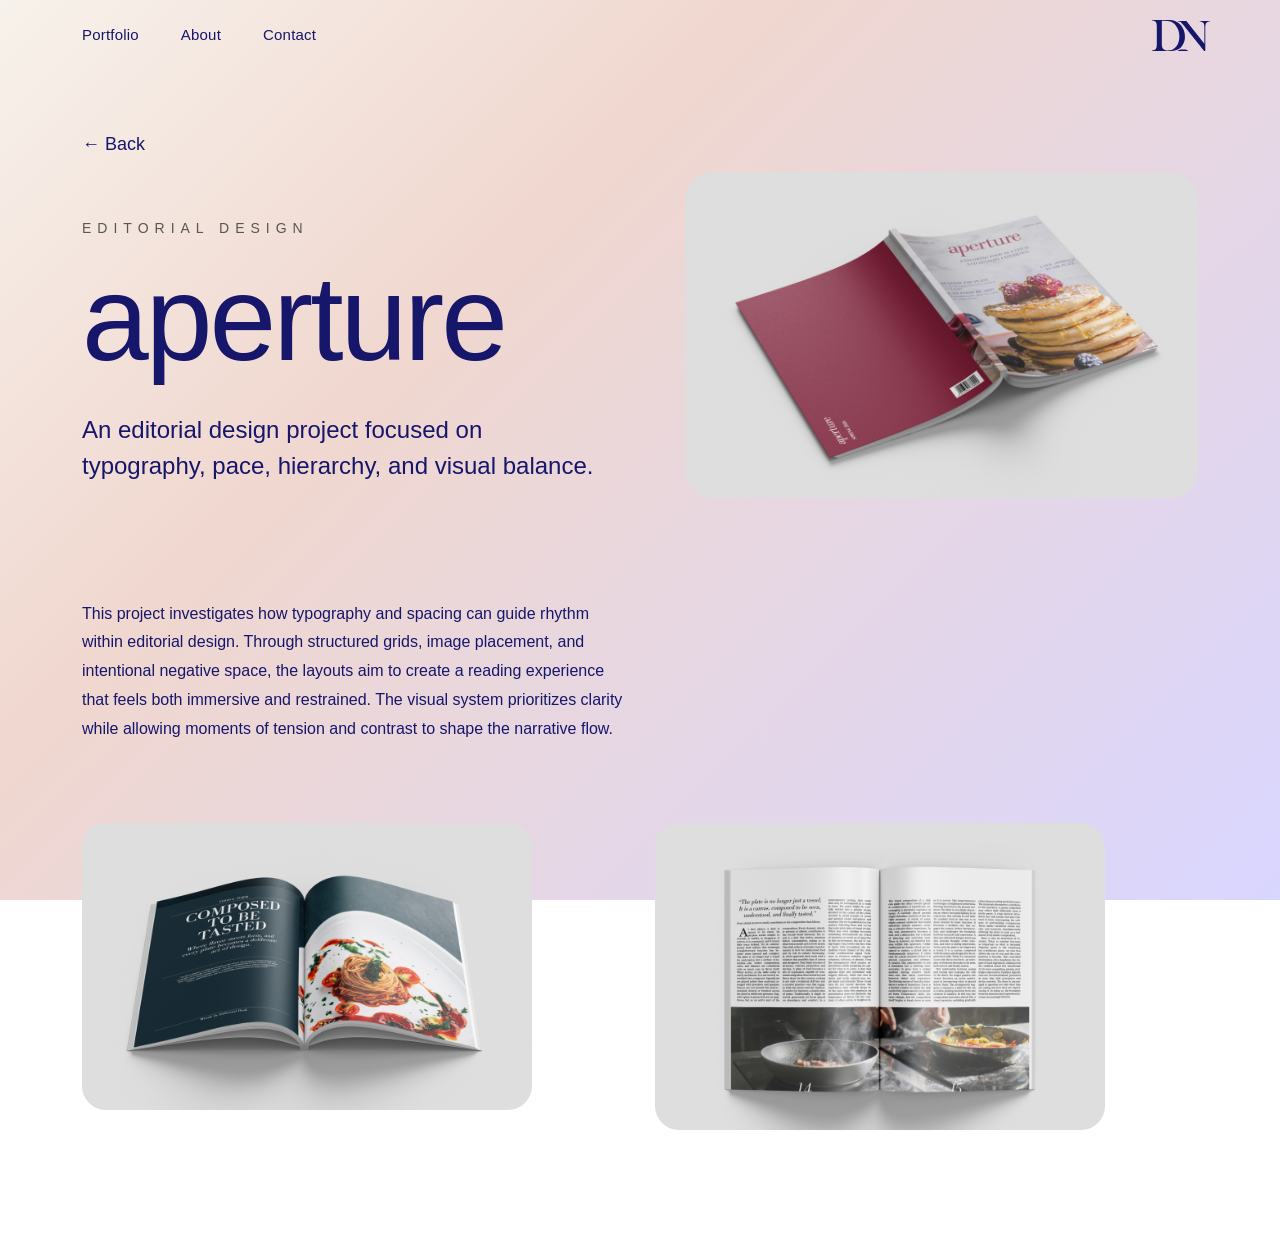
<file: editorial.html>
<!DOCTYPE html>
<html lang="en">

<head>

  <meta charset="UTF-8">
  <meta name="viewport"
        content="width=device-width, initial-scale=1.0">

  <title>Editorial — Darya Norouzi</title>

  <!-- Bootstrap -->

  <link href="https://cdn.jsdelivr.net/npm/bootstrap@5.3.0/dist/css/bootstrap.min.css"
        rel="stylesheet">

  <!-- Fonts -->

  <link href="https://api.fontshare.com/v2/css?f[]=satoshi@500&f[]=cabinet-grotesk@800&display=swap"
        rel="stylesheet">

  <!-- CSS -->

  <link rel="stylesheet"
        href="styles/main.css">

</head>

<body>

  <!-- NAVBAR -->

  <nav class="navbar py-4">

    <div class="container navbar-custom">

      <div class="nav-center">

        <div class="nav-links">

          <a href="index.html#portfolio">
            Portfolio
          </a>

          <a href="index.html#about">
            About
          </a>

          <a href="index.html#contact">
            Contact
          </a>

        </div>

      </div>

      <div class="nav-logo">

        <img src="images/logo.svg"
             class="logo"
             alt="logo">

      </div>

    </div>

  </nav>

  <!-- PROJECT -->

  <section class="project-page">

    <div class="container">

      <div class="project-top">

        <!-- LEFT -->

        <div class="project-left">

          <a href="index.html"
             class="back-button">

            ← Back

          </a>

          <p class="project-label">
            Editorial Design
          </p>

          <h1 class="project-title">
            aperture
          </h1>

          <p class="project-description">

            An editorial design project focused on typography,
pace, hierarchy, and visual balance.

          </p>

        </div>

        <!-- RIGHT -->

        <div class="project-right">

          <img src="images/edicover.png"
               class="project-main-image"
               alt="aperture Project">

        </div>

      </div>

      <!-- TEXT UNDER -->

      <div class="project-text-block">

        <p>
This project investigates how typography and spacing can guide rhythm within editorial design.
Through structured grids, image placement, and intentional negative space, the layouts aim to create
a reading experience that feels both immersive and restrained.

The visual system prioritizes clarity while allowing moments of tension and contrast to shape the narrative flow.

        </p>

      </div>
<div class="project-gallery">

  <img src="images/editorial.png"
       alt="aperture Detail">

  <img src="images/edii.png"
       alt="aperture Detail">

</div>
    </div>

  </section>

</body>

</html>
</file>
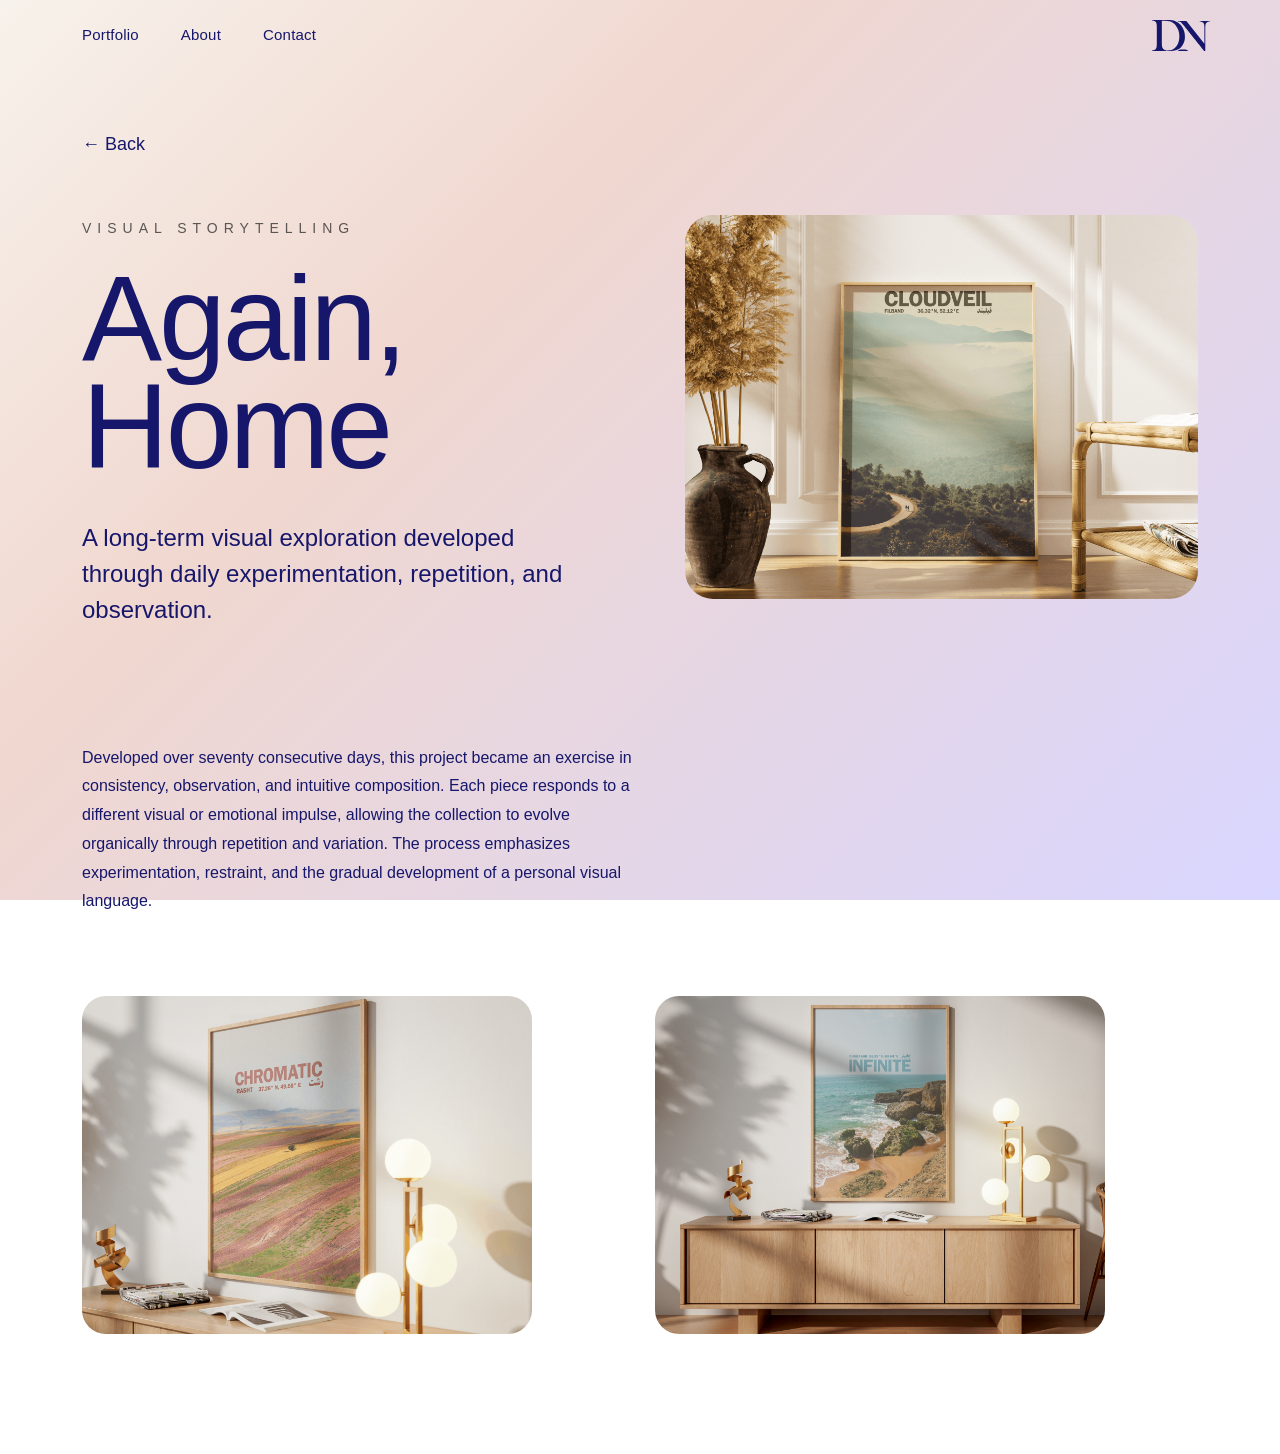
<file: iran70.html>
<!DOCTYPE html>
<html lang="en">

<head>

  <meta charset="UTF-8">
  <meta name="viewport"
        content="width=device-width, initial-scale=1.0">

  <title>Again, Home — Darya Norouzi</title>

  <!-- Bootstrap -->

  <link href="https://cdn.jsdelivr.net/npm/bootstrap@5.3.0/dist/css/bootstrap.min.css"
        rel="stylesheet">

  <!-- Fonts -->

  <link href="https://api.fontshare.com/v2/css?f[]=satoshi@500&f[]=cabinet-grotesk@800&display=swap"
        rel="stylesheet">

  <!-- CSS -->

  <link rel="stylesheet"
        href="styles/main.css">

</head>

<body>

  <!-- NAVBAR -->

  <nav class="navbar py-4">

    <div class="container navbar-custom">

      <div class="nav-center">

        <div class="nav-links">

          <a href="index.html#portfolio">
            Portfolio
          </a>

          <a href="index.html#about">
            About
          </a>

          <a href="index.html#contact">
            Contact
          </a>

        </div>

      </div>

      <div class="nav-logo">

        <img src="images/logo.svg"
             class="logo"
             alt="logo">

      </div>

    </div>

  </nav>

  <!-- PROJECT -->

  <section class="project-page">

    <div class="container">

      <div class="project-top">

        <!-- LEFT -->

        <div class="project-left">

          <a href="index.html"
             class="back-button">

            ← Back

          </a>

          <p class="project-label">
            Visual Storytelling
          </p>

          <h1 class="project-title">
            Again, Home
          </h1>

          <p class="project-description">

           A long-term visual exploration developed through
daily experimentation, repetition, and observation.


          </p>

        </div>

        <!-- RIGHT -->

        <div class="project-right">

          <img src="images/homeee.png"
               class="project-main-image"
               alt="Again, Home Project">

        </div>

      </div>

      <!-- TEXT UNDER -->

      <div class="project-text-block">

        <p>

          Developed over seventy consecutive days, this project became an exercise in consistency,
observation, and intuitive composition. Each piece responds to a different visual or emotional impulse,
allowing the collection to evolve organically through repetition and variation.

The process emphasizes experimentation, restraint, and the gradual development of a personal visual language.

        </p>

      </div>
<div class="project-gallery">

  <img src="images/home.png"
       alt="Again, Home Detail">

  <img src="images/home2.png"
       alt="Again, Home Detail">

</div>
    </div>

  </section>

</body>

</html>
</file>
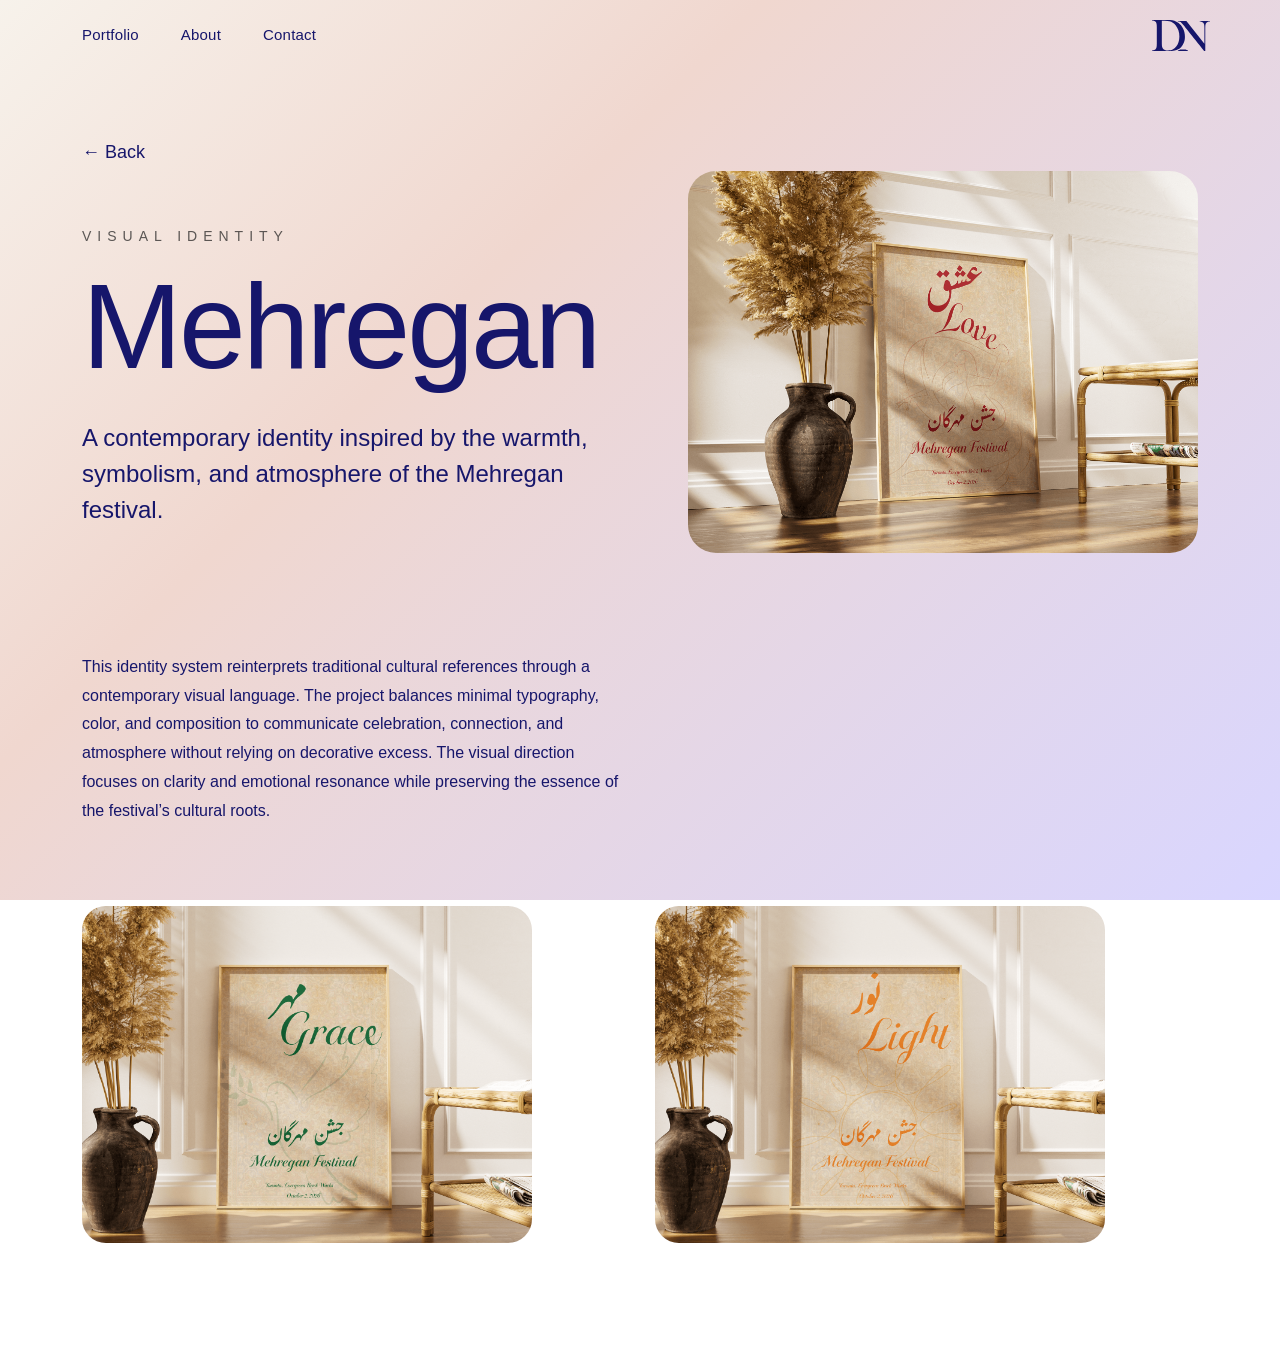
<file: mehregan.html>
<!DOCTYPE html>
<html lang="en">

<head>

  <meta charset="UTF-8">
  <meta name="viewport"
        content="width=device-width, initial-scale=1.0">

  <title>Mehregan — Darya Norouzi</title>

  <!-- Bootstrap -->

  <link href="https://cdn.jsdelivr.net/npm/bootstrap@5.3.0/dist/css/bootstrap.min.css"
        rel="stylesheet">

  <!-- Fonts -->

  <link href="https://api.fontshare.com/v2/css?f[]=satoshi@500&f[]=cabinet-grotesk@800&display=swap"
        rel="stylesheet">

  <!-- CSS -->

  <link rel="stylesheet"
        href="styles/main.css">

</head>

<body>

  <!-- NAVBAR -->

  <nav class="navbar py-4">

    <div class="container navbar-custom">

      <div class="nav-center">

        <div class="nav-links">

          <a href="index.html#portfolio">
            Portfolio
          </a>

          <a href="index.html#about">
            About
          </a>

          <a href="index.html#contact">
            Contact
          </a>

        </div>

      </div>

      <div class="nav-logo">

        <img src="images/logo.svg"
             class="logo"
             alt="logo">

      </div>

    </div>

  </nav>

  <!-- PROJECT -->

  <section class="project-page">

    <div class="container">

      <div class="project-top">

        <!-- LEFT -->

        <div class="project-left">

          <a href="index.html"
             class="back-button">

            ← Back

          </a>

          <p class="project-label">
            Visual Identity
          </p>

          <h1 class="project-title">
            Mehregan
          </h1>

          <p class="project-description">

            A contemporary identity inspired by the warmth,
symbolism, and atmosphere of the Mehregan festival.

          </p>

        </div>

        <!-- RIGHT -->

        <div class="project-right">

          <img src="images/mehregan.png"
               class="project-main-image"
               alt="Mehregan Project">

        </div>

      </div>

      <!-- TEXT UNDER -->

      <div class="project-text-block">

        <p>

         This identity system reinterprets traditional cultural references through a contemporary visual language.
The project balances minimal typography, color, and composition to communicate celebration, connection, and atmosphere without relying on decorative excess.
The visual direction focuses on clarity and emotional resonance while preserving the essence of the festival’s cultural roots.

        </p>

      </div>
<div class="project-gallery">

  <img src="images/grace.png"
       alt="Mehregan Detail">

  <img src="images/light.png"
       alt="Mehregan Detail">

</div>
    </div>

  </section>

</body>

</html>
</file>
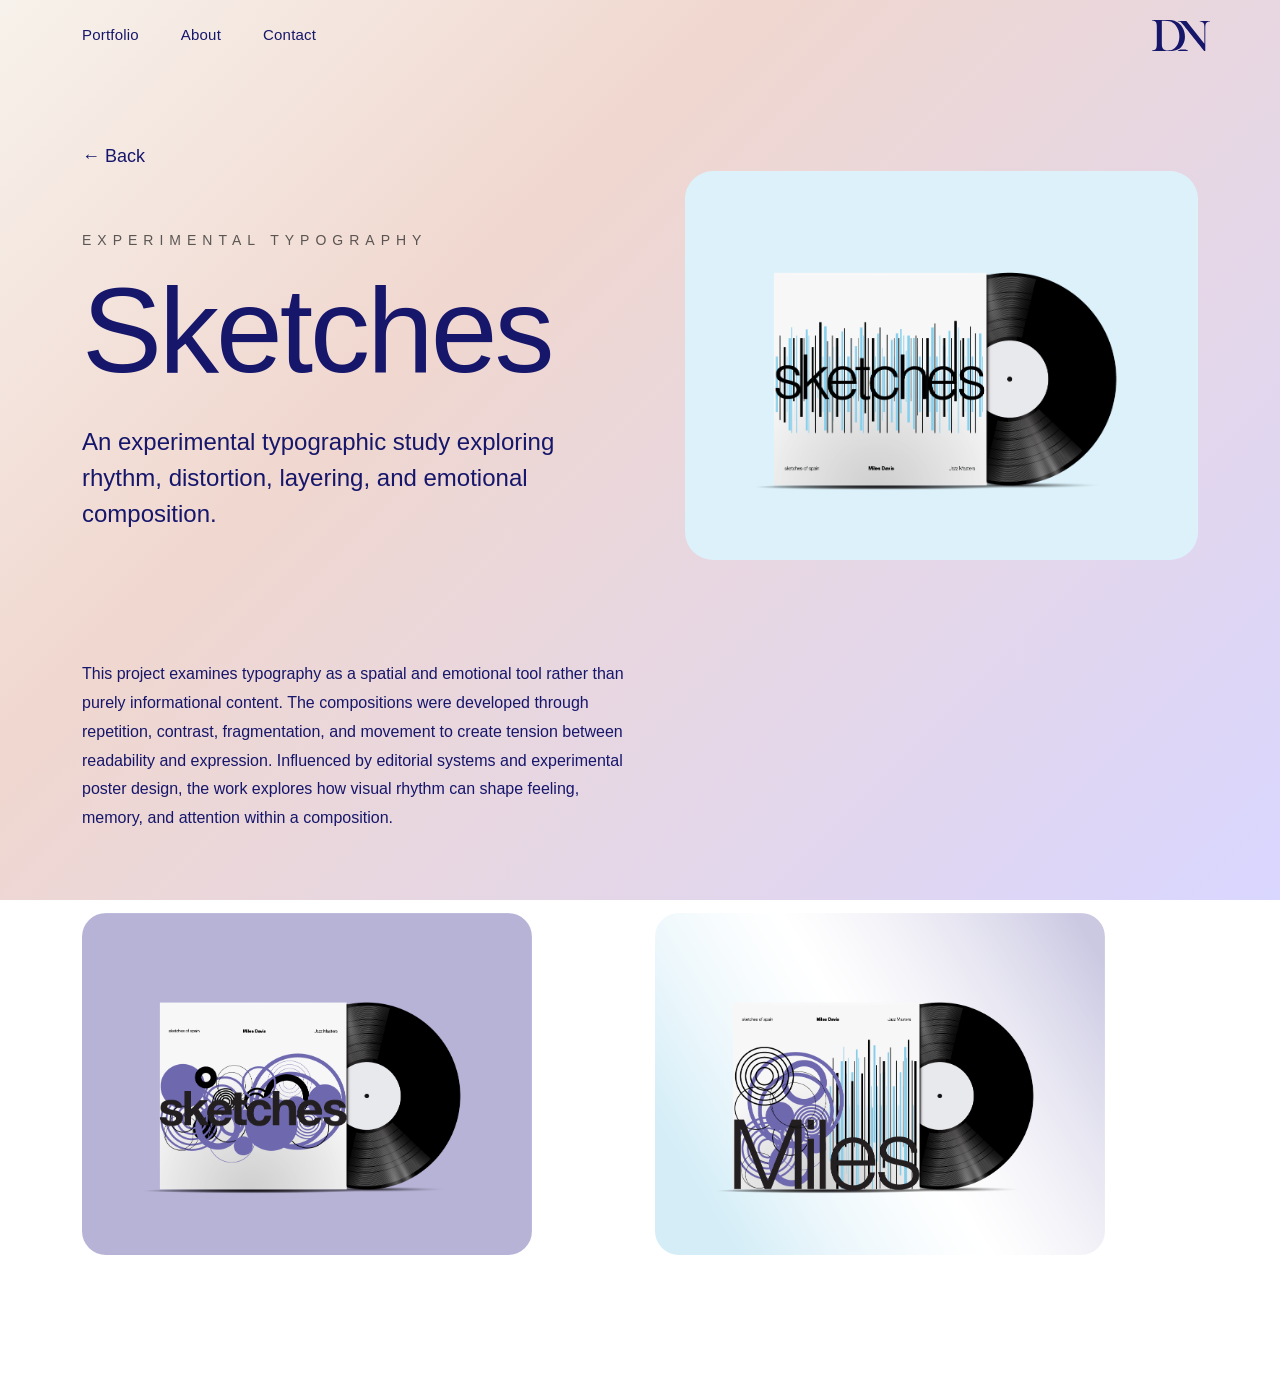
<file: xp.html>
<!DOCTYPE html>
<html lang="en">

<head>

  <meta charset="UTF-8">
  <meta name="viewport"
        content="width=device-width, initial-scale=1.0">

  <title>Sketches — Darya Norouzi</title>

  <!-- Bootstrap -->

  <link href="https://cdn.jsdelivr.net/npm/bootstrap@5.3.0/dist/css/bootstrap.min.css"
        rel="stylesheet">

  <!-- Fonts -->

  <link href="https://api.fontshare.com/v2/css?f[]=satoshi@500&f[]=cabinet-grotesk@800&display=swap"
        rel="stylesheet">

  <!-- CSS -->

  <link rel="stylesheet"
        href="styles/main.css">

</head>

<body>

  <!-- NAVBAR -->

  <nav class="navbar py-4">

    <div class="container navbar-custom">

      <div class="nav-center">

        <div class="nav-links">

          <a href="index.html#portfolio">
            Portfolio
          </a>

          <a href="index.html#about">
            About
          </a>

          <a href="index.html#contact">
            Contact
          </a>

        </div>

      </div>

      <div class="nav-logo">

        <img src="images/logo.svg"
             class="logo"
             alt="logo">

      </div>

    </div>

  </nav>

  <!-- PROJECT -->

  <section class="project-page">

    <div class="container">

      <div class="project-top">

        <!-- LEFT -->

        <div class="project-left">

          <a href="index.html"
             class="back-button">

            ← Back

          </a>

          <p class="project-label">
            EXPERIMENTAL TYPOGRAPHY
          </p>

          <h1 class="project-title">
            Sketches
          </h1>

          <p class="project-description">

           An experimental typographic study exploring
rhythm, distortion, layering, and emotional composition.

          </p>

        </div>

        <!-- RIGHT -->

        <div class="project-right">

          <img src="images/sketchesmain.png"
               class="project-main-image"
               alt="Sketches Project">

        </div>

      </div>

      <!-- TEXT UNDER -->

      <div class="project-text-block">

        <p>

          This project examines typography as a spatial and emotional tool rather than purely informational content.
The compositions were developed through repetition, contrast, fragmentation, and movement to create tension
between readability and expression.

Influenced by editorial systems and experimental poster design, the work explores how visual rhythm can shape
feeling, memory, and attention within a composition.

        </p>

      </div>
<div class="project-gallery">

  <img src="images/purple.png"
       alt="Sketches Detail">

  <img src="images/mix.png"
       alt="Sketches Detail">

</div>
    </div>

  </section>

</body>

</html>
</file>
<file: styles/main.css>
/* ===== BASE ===== */

body {
 background:
linear-gradient(
  135deg,
  #f7f2eb 0%,
  #f0d7cf 35%,
  #d9d6ff 100%
);

  background-attachment: fixed;
  color: #1A1A1A;
  font-family: 'Inter', sans-serif;
  overflow-x: hidden;
  position: relative;
}
body::before{
  content: "";
  position: fixed;
  inset: -200%;
  width: 400%;
  height: 400%;

  background-image:
    url("https://grainy-gradients.vercel.app/noise.svg");

  opacity: 0.05;

  animation: grain 12s steps(6) infinite;

  pointer-events: none;
  z-index: -1;
}

html {
  scroll-behavior: smooth;
}

a {
  text-decoration: none;
}

/* ===== NAVBAR ===== */

.navbar {
  padding: 30px 0;
}

.navbar-custom {
  position: relative;

  display: flex;
  justify-content: center;
  align-items: center;
}

.nav-logo{
  position: absolute;
  right: 0;
}

.logo {
  width: 58px;
}

.nav-links {
  display: flex;
  gap: 42px;
}

.nav-links a {
  color: #16166B;
  position: relative;
  font-family: 'Satoshi', sans-serif;
  font-size: 15px;
  font-weight: 300;
  letter-spacing: 0.2px;
}

.nav-links a::after {
  content: "";
  position: absolute;
  width: 0;
  height: 1px;
  left: 0;
  bottom: -5px;
  background: #ffffff;
  transition: 0.35s ease;
}

.nav-links a:hover::after {
  width: 100%;
}

/* ===== HERO ===== */

.hero-minimal{
  min-height: 100vh;
  display: flex;
  align-items: center;
  justify-content: center;

  padding: 80px 24px;
  position: relative;
}

.hero-inner{
  text-align: center;
  max-width: 1000px;
}

.hero-kicker{
  font-size: 16px;
  letter-spacing: 5px;
  margin-bottom: 28px;

  opacity: 0.7;

  font-family: 'Satoshi', sans-serif;
}

.hero-name{
  font-family: 'Cabinet Grotesk', sans-serif;

  font-size: clamp(82px, 14vw, 190px);

  line-height: 0.9;
  letter-spacing: -3px;

  margin: 0;

  color: #16166B;
}

.hero-title{
  font-family: 'Cabinet Grotesk', sans-serif;

  font-size: clamp(18px, 3vw, 38px);

  font-weight: 400;

  margin-top: 28px;

  opacity: 0.9;

  letter-spacing: -1px;
  color: #16166B;
}

.hero-description{
  max-width: 540px;

  margin: 28px auto 0;

  font-size: 17px;
  line-height: 1.8;

  opacity: 0.72;
  color: #16166B;
}

.hero-location{
  margin-top: 50px;

  font-size: 13px;
  letter-spacing: 4px;

  opacity: 0.5;

  text-transform: uppercase;
}

/* ===== SECTIONS ===== */

.section-padding {
  padding: 120px 0;
}

.about-title {
  font-size: 80px;
  font-weight: 700;
  letter-spacing: -2px;
  line-height: 0.9;
  color: #16166B;
  margin-bottom: 50px;
}

/* ===== ABOUT ===== */

.about-box {
  background:  rgba(255, 255, 255, 0.40);
  padding: 55px;
  border-radius: 18px;
  transition: transform 0.3s ease;
}

.about-box:hover {
  transform: translateY(-4px);
}

.about-text {
  font-size: 18px;
  line-height: 1.8;
  color: #16166B;
  
}

.about-img-wrapper {
  position: relative;
  max-width: 290px; /* smaller image */
}

.about-img-wrapper::before {
  content: "";
  position: absolute;
  width: 100%;
  height: 100%;
  top: 18px;
  left: -18px;
  background: #ffffff;
  opacity: 0.3;
  border-radius: 20px;
  z-index: 1;
}

.about-img-hero {
  width: 100%;
  height: 380px; /* smaller */
  object-fit: cover;
  border-radius: 20px;
  position: relative;
  z-index: 2;
  transition: 0.4s ease;
}

.about-img-hero:hover {
  transform: scale(1.02);
}

/* ===== PORTFOLIO ===== */

.portfolio-link {
  display: block;
}

.portfolio-card {
  position: relative;
  overflow: hidden;
  border-radius: 18px;
}

.portfolio-img {
  width: 100%;
  aspect-ratio: 3/4;
  object-fit: cover;
  transition: 0.5s ease;
}

.portfolio-overlay {
  position: absolute;
  inset: 0;
  background: rgba(20, 15, 10, 0.45);
  display: flex;
  align-items: flex-end;
  padding: 24px;
  opacity: 0;
  transition: 0.35s ease;
}

.portfolio-overlay p {
  color: white;
  margin: 0;
  font-size: 16px;
}

.portfolio-card:hover .portfolio-overlay {
  opacity: 1;
}

.portfolio-card:hover .portfolio-img {
  transform: scale(1.05);
}

/* ===== QUOTE ===== */

.quote-section {
  position: relative;
  padding: 140px 0;
  overflow: hidden;
}

.quote-section::before {
  content: "“";
  position: absolute;
  top: -60px;
  left: 60px;
  font-size: 260px;
  color: #16166B;
  opacity: 0.3;
  font-family: serif;
}

.quote-text {
  position: relative;
  font-size: 36px;
  font-family: 'Cabinet Grotesk', sans-serif;
  font-weight: 300;
  line-height: 1.5;
  max-width: 850px;
  color: #16166B;
}

.quote-author {
  margin-top: 25px;
  font-size: 16px;
  color: #16166B;
  letter-spacing: 1px;
}

/* ===== CONTACT ===== */

.contact-links {
  display: flex;
  justify-content: center;
  flex-wrap: wrap;
  gap: 24px;
  margin-top: 50px;
}

.contact-links a {
  display: inline-flex;
  align-items: center;
  gap: 12px;
  padding: 18px 34px;
  border: 1px solid #16166B;
  border-radius: 999px;
  color: #16166B;
  font-size: 18px; /* bigger */
  transition: all 0.35s ease;
}

.contact-links a:hover {
  background: #16166B;
  color: white;
  transform: translateY(-3px);
}

.contact-links i {
  font-size: 22px;
}

/* ===== FOOTER ===== */

footer {
  border-top: 1px solid rgba(61, 43, 31, 0.1);
  margin-top: 60px;
  color: #16166B;
}

/* ===== MOBILE ===== */

@media (max-width: 768px) {

  .navbar-custom {
    grid-template-columns: 1fr;
    gap: 20px;
  }

  .nav-center,
  .nav-logo {
    justify-content: center;
  }

  .hero-name {
    font-size: 52px;
  }

  .hero-title {
    font-size: 30px;
  }

  .about-title {
    font-size: 58px;
  }

  .about-box {
    padding: 32px;
  }

  .about-img-wrapper {
    max-width: 240px;
  }

  .about-img-hero {
    height: auto;
  }

  .quote-text {
    font-size: 24px;
  }

  .quote-section::before {
    font-size: 140px;
    left: 20px;
    top: -10px;
  }

  /* CONTACT FIX */

  .contact-links{
    flex-direction: column;
    align-items: center;
  }

  .contact-links a{
    width: auto;
    min-width: 260px;
    justify-content: center;
  }

}

@keyframes grain {
  0%, 100% {
    transform: translate(0,0);
  }

  10% {
    transform: translate(-5%,-10%);
  }

  20% {
    transform: translate(-15%,5%);
  }

  30% {
    transform: translate(7%,-25%);
  }

  40% {
    transform: translate(-5%,25%);
  }

  50% {
    transform: translate(-15%,10%);
  }

  60% {
    transform: translate(15%,0%);
  }

  70% {
    transform: translate(0%,15%);
  }

  80% {
    transform: translate(3%,35%);
  }

  90% {
    transform: translate(-10%,10%);
  }
}
.about-title {
  font-size: 80px;
  font-weight: 700;
  letter-spacing: -2px;
  line-height: 0.9;
  color: #16166B;
  margin-bottom: 50px;

  will-change: transform, opacity;
}
*{
  backface-visibility: hidden;
  -webkit-font-smoothing: antialiased;
}
.about-title,
.hero-img,
.portfolio-card{
  transform: translateZ(0);
}

/* =========================
   PROJECT PAGE
========================= */

.project-page{
  padding: 60px 0 120px;
}

/* TOP LAYOUT */

.project-top{
  display: grid;

  grid-template-columns: 1fr 1fr;

  gap: 90px;

  align-items: center;
}

/* LEFT */

.project-left{
  max-width: 600px;
}

/* BACK */

.back-button{
  display: inline-block;

  margin-bottom: 60px;

  color: #16166B;

  text-decoration: none;

  font-size: 18px;
}

/* SMALL LABEL */

.project-label{
  font-size: 14px;

  letter-spacing: 6px;

  text-transform: uppercase;

  margin-bottom: 25px;

  opacity: 0.7;
}

/* BIG TITLE */

.project-title{
  font-family: 'Cabinet Grotesk', sans-serif;

  font-size: 120px;

  line-height: 0.9;

  letter-spacing: -3px;

  color: #16166B;

  margin-bottom: 40px;
}

/* DESCRIPTION */

.project-description{
  font-size: 24px;

  line-height: 1.5;

  color: #16166B;
}

/* RIGHT IMAGE */

.project-right{
  display: flex;

  justify-content: center;
}

.project-main-image{
  width: 100%;
  margin-top: 40px;

  max-width: 520px;

  border-radius: 28px;

  display: block;
}

/* TEXT BLOCK */

.project-text-block{
  margin-top: 100px;
  max-width: 550px;
}

.project-text-block p{
  font-size: 16px;

  line-height: 1.8;

  color: #16166B;
}

/* MOBILE */

@media (max-width: 768px){

  .project-top{
    grid-template-columns: 1fr;

    gap: 50px;
  }

  .project-title{
    font-size: 72px;
  }

  .project-description{
    font-size: 24px;
  }

}
/* EXTRA GALLERY */

.project-gallery{
  margin-top: 80px;

  display: grid;

  grid-template-columns: 1fr 1fr;

  gap: 30px;
}

.project-gallery img{
  width: 450px;

  border-radius: 24px;

  display: block;
}

/* MOBILE */

@media (max-width: 768px){

  .project-gallery{
    grid-template-columns: 1fr;
  }

}
</file>
